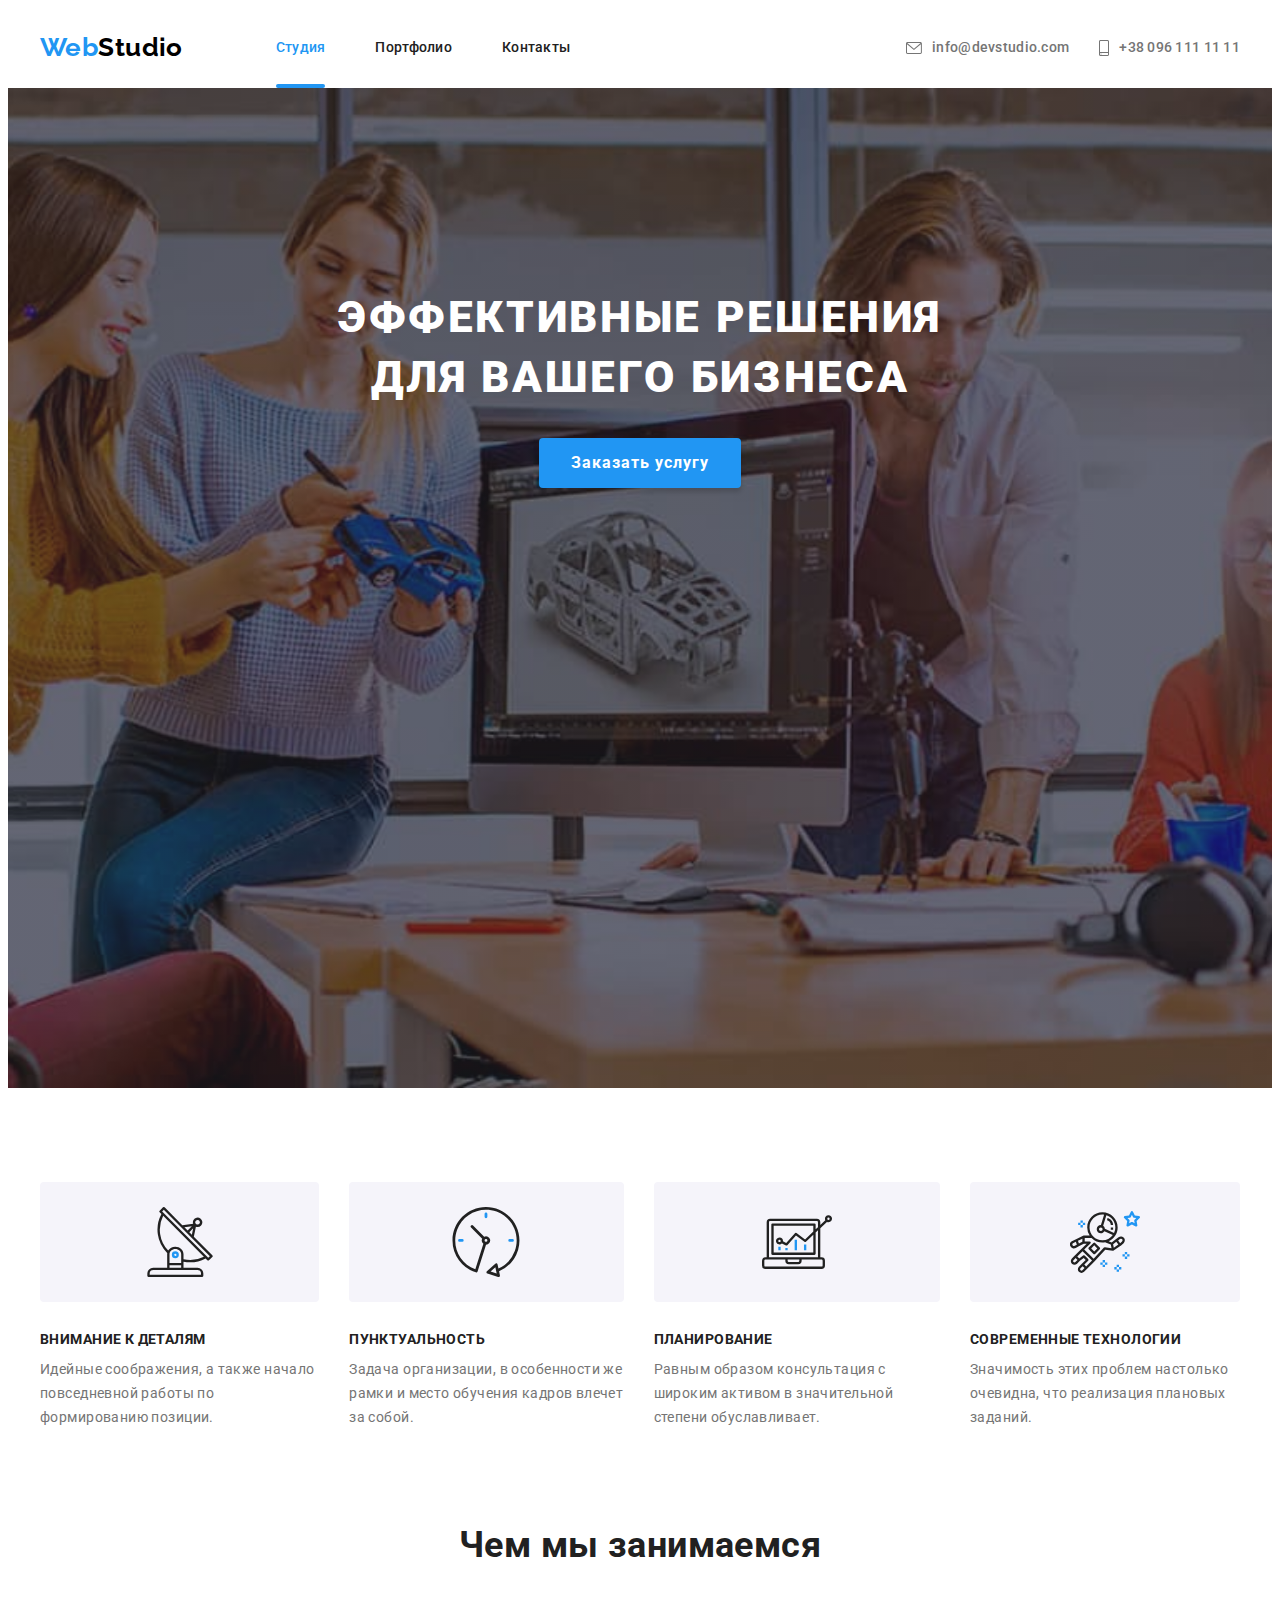
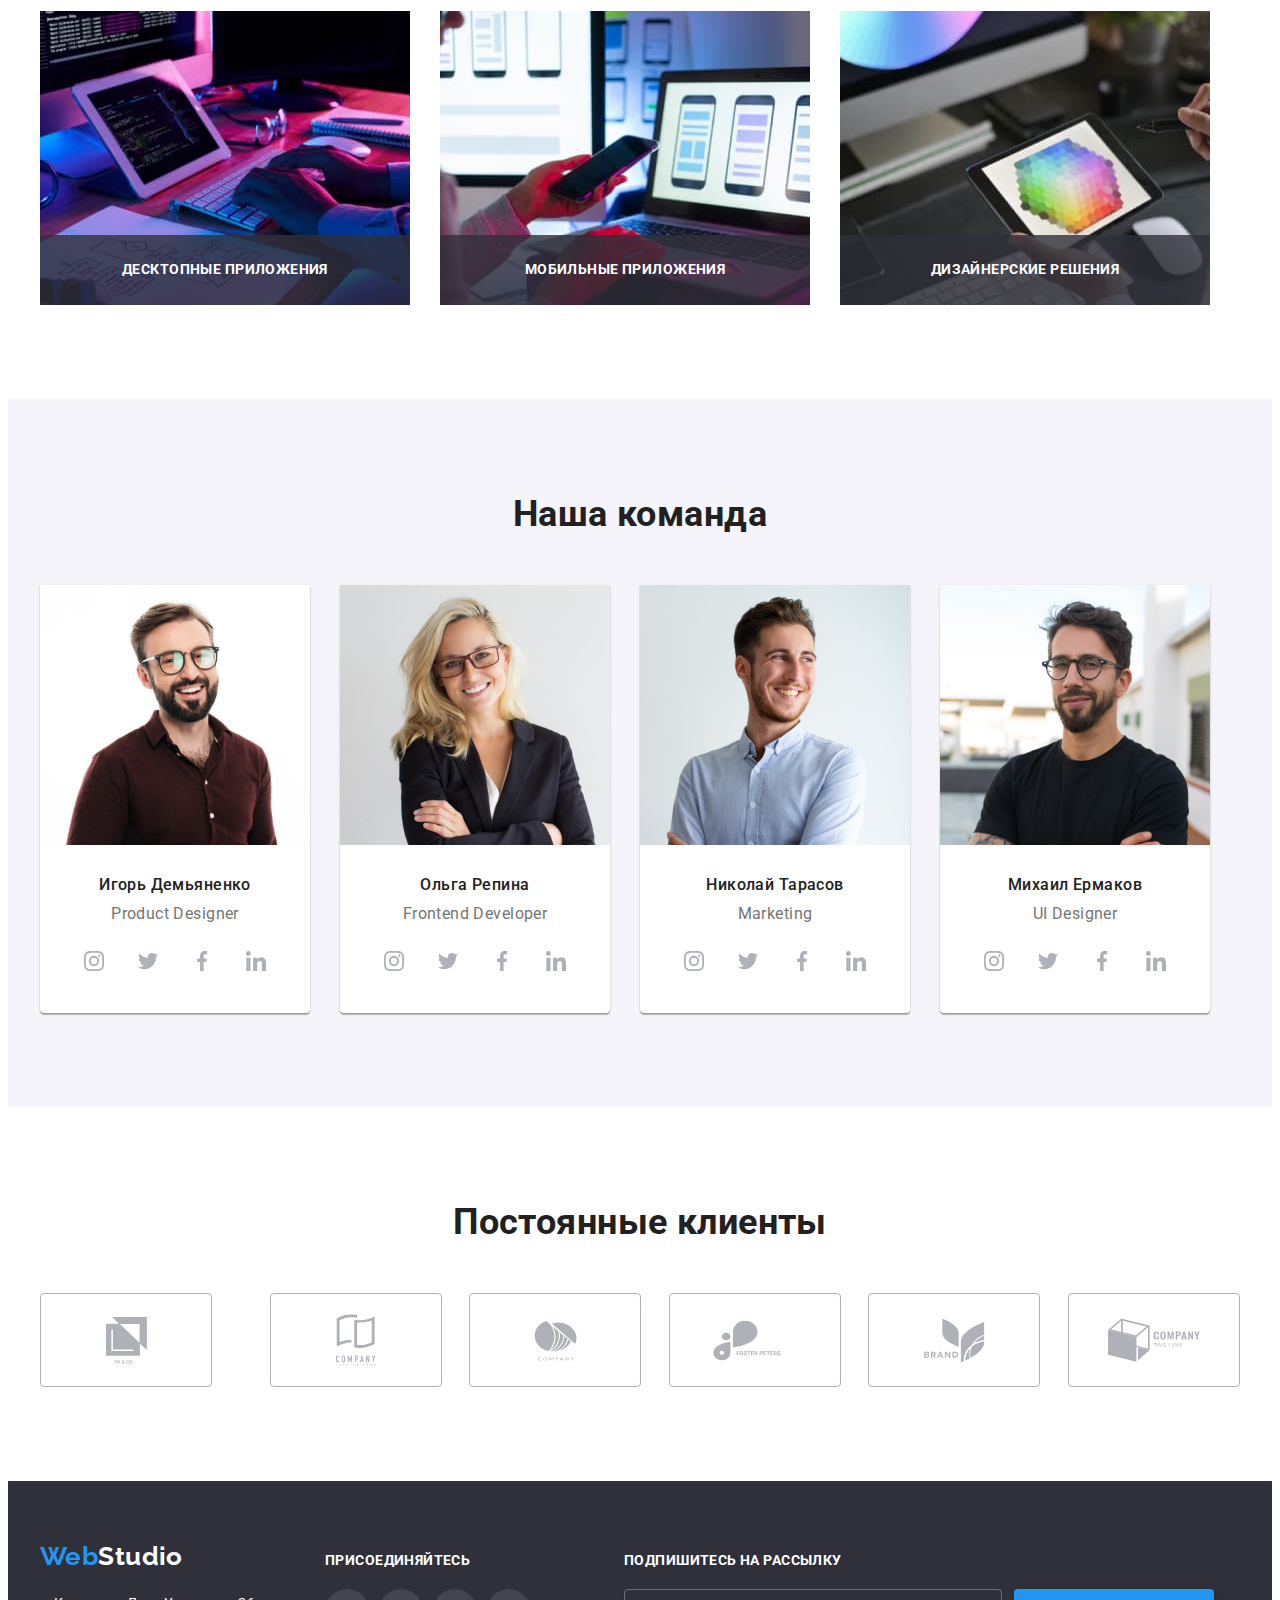
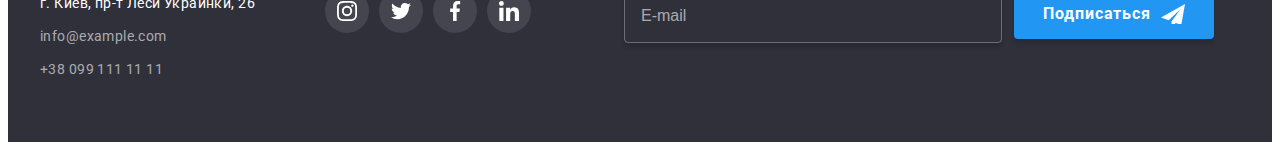
<file: index.html>
<!DOCTYPE html>
<html lang="ru">
  <head>
    <meta charset="UTF-8" />
    <meta http-equiv="X-UA-Compatible" content="IE=edge" />
    <meta name="viewport" content="width=device-width, initial-scale=1.0" />
    <link rel="preconnect" href="https://fonts.googleapis.com" />
    <link rel="preconnect" href="https://fonts.gstatic.com" crossorigin />
    <link
      href="https://fonts.googleapis.com/css2?family=Raleway:wght@700&family=Roboto:wght@400;500;700;900&display=swap"
      rel="stylesheet"
    />
    <link
      rel="stylesheet"
      href="https://cdnjs.cloudflare.com/ajax/libs/modern-normalize/1.1.0/modern-normalize.min.css"
      integrity="sha512-wpPYUAdjBVSE4KJnH1VR1HeZfpl1ub8YT/NKx4PuQ5NmX2tKuGu6U/JRp5y+Y8XG2tV+wKQpNHVUX03MfMFn9Q=="
      crossorigin="anonymous"
      referrerpolicy="no-referrer"
    />
    <link rel="stylesheet" href="./css/main.min.css" />
    <title>WebStudio</title>
  </head>
  <body>
    <header class="header">
      <div class="container header__container">
        <!--Навигация-->
        <nav class="navigation">
          <a lang="en" href="./index.html" class="header__logo logo link"><span>Web</span>Studio</a>
          <ul class="menu-list">
            <li class="menu-list__item list">
              <a href="./index.html" class="menu-list__link link current">Студия</a>
            </li>
            <li class="menu-list__item list">
              <a href="./portfolio.html" class="menu-list__link link">Портфолио</a>
            </li>
            <li class="menu-list__item list">
              <a href="" class="menu-list__link link">Контакты</a>
            </li>
          </ul>
        </nav>
        <!--Почта и телефон-->
        <ul class="contacts header__contacts">
          <li class="contacts__item list">
            <div>
              <a href="mailto:info@devstudio.com" class="contacts__email-phone link">
                <svg class="contacts__icon" width="16" height="12">
                  <use href="./images/icons.svg#envelope"></use>
                </svg>
                info@devstudio.com</a
              >
            </div>
          </li>
          <li class="contacts__item list">
            <a href="tel:+380961111111" class="contacts__email-phone link"
              ><svg class="contacts__icon" width="10" height="16">
                <use href="./images/icons.svg#smartphone"></use></svg
              >+38 096 111 11 11</a
            >
          </li>
        </ul>
      </div>
    </header>
    <main>
      <!--Герой-->
      <section class="section hero">
        <div class="container hero__container">
          <h1 class="hero__moto">Эффективные решения для вашего бизнеса</h1>
          <button type="button" class="hero__btn btn" data-modal-open>Заказать услугу</button>
        </div>
      </section>
      <!--Особенности-->
      <section class="section features">
        <div class="container">
          <h2 class="visually-hidden">Особенности</h2>
          <ul class="features__list">
            <li class="features__item list">
              <div class="features__icon-bg">
                <svg class="features__icon" width="70" height="70">
                  <use href="./images/icons.svg#antenna"></use>
                </svg>
              </div>
              <h3 class="features__name">Внимание к деталям</h3>
              <p class="features__text">
                Идейные соображения, а также начало повседневной работы по формированию позиции.
              </p>
            </li>
            <li class="features__item list">
              <div class="features__icon-bg">
                <svg class="features__icon" width="70" height="70">
                  <use href="./images/icons.svg#clock"></use>
                </svg>
              </div>
              <h3 class="features__name">Пунктуальность</h3>
              <p class="features__text">
                Задача организации, в особенности же рамки и место обучения кадров влечет за собой.
              </p>
            </li>
            <li class="features__item list">
              <div class="features__icon-bg">
                <svg class="features__icon" width="70" height="70">
                  <use href="./images/icons.svg#diagram"></use>
                </svg>
              </div>
              <h3 class="features__name">Планирование</h3>
              <p class="features__text">
                Равным образом консультация с широким активом в значительной степени обуславливает.
              </p>
            </li>
            <li class="features__item list">
              <div class="features__icon-bg">
                <svg class="features__icon" width="70" height="70">
                  <use href="./images/icons.svg#astronaut"></use>
                </svg>
              </div>
              <h3 class="features__name">Современные технологии</h3>
              <p class="features__text">
                Значимость этих проблем настолько очевидна, что реализация плановых заданий.
              </p>
            </li>
          </ul>
        </div>
      </section>
      <!--Чем мы занимаемся-->
      <section class="section actions">
        <div class="container">
          <h2 class="actions__title section__title title">Чем мы занимаемся</h2>
          <ul class="actions__list">
            <li class="actions__item list">
              <div class="actions__wrap">
                <img src="./images/action-1.jpg" alt="Человек печатает на клавиатуре" width="370" />
                <p class="actions__description">Десктопные приложения</p>
              </div>
            </li>
            <li class="actions__item list">
              <div class="actions__wrap">
                <img src="./images/action-2.jpg" alt="Человек держит телефон в руках" width="370" />
                <p class="actions__description">Мобильные приложения</p>
              </div>
            </li>
            <li class="actions__item list">
              <div class="actions__wrap">
                <img
                  src="./images/action-3.jpg"
                  alt="Человек смотрит на палитру цветов на планшете"
                  width="370"
                />
                <p class="actions__description">Дизайнерские решения</p>
              </div>
            </li>
          </ul>
        </div>
      </section>
      <!--Наша команда-->
      <section class="section team">
        <div class="container">
          <h2 class="team__title section__title title">Наша команда</h2>
          <ul class="team__cards">
            <li class="team__worker worker list">
              <img
                class="worker__photo"
                src="./images/team-1.jpg"
                alt="Игорь Демьяненко"
                width="270"
              />
              <h3 class="worker__name">Игорь Демьяненко</h3>
              <p class="worker__position" lang="en">Product Designer</p>
              <ul class="socials__list">
                <li class="list socials__item">
                  <a href="" class="link socials__link" aria-label="instagram">
                    <svg class="social__icon" width="20" height="20">
                      <use href="./images/icons.svg#logo-instagram"></use>
                    </svg>
                  </a>
                </li>
                <li class="list socials__item">
                  <a href="" class="link socials__link" aria-label="twitter">
                    <svg class="socials__icon" width="20" height="20">
                      <use href="./images/icons.svg#logo-twitter"></use>
                    </svg>
                  </a>
                </li>
                <li class="list socials__item">
                  <a href="" class="link socials__link" aria-label="facebook">
                    <svg class="socials__icon" width="20" height="20">
                      <use href="./images/icons.svg#logo-facebook"></use>
                    </svg>
                  </a>
                </li>
                <li class="list socials__item">
                  <a href="" class="link socials__link" aria-label="linkedin">
                    <svg class="linkedin" width="20" height="20">
                      <use href="./images/icons.svg#logo-linkedin"></use>
                    </svg>
                  </a>
                </li>
              </ul>
            </li>
            <li class="team__worker worker list">
              <img class="worker__photo" src="./images/team-2.jpg" alt="Ольга Репина" width="270" />
              <h3 class="worker__name">Ольга Репина</h3>
              <p class="worker__position" lang="en">Frontend Developer</p>
              <ul class="socials__list">
                <li class="list socials__item">
                  <a href="" class="link socials__link" aria-label="instagram">
                    <svg class="social__icon" width="20" height="20">
                      <use href="./images/icons.svg#logo-instagram"></use>
                    </svg>
                  </a>
                </li>
                <li class="list socials__item">
                  <a href="" class="link socials__link" aria-label="twitter">
                    <svg class="socials__icon" width="20" height="20">
                      <use href="./images/icons.svg#logo-twitter"></use>
                    </svg>
                  </a>
                </li>
                <li class="list socials__item">
                  <a href="" class="link socials__link" aria-label="facebook">
                    <svg class="socials__icon" width="20" height="20">
                      <use href="./images/icons.svg#logo-facebook"></use>
                    </svg>
                  </a>
                </li>
                <li class="list socials__item">
                  <a href="" class="link socials__link" aria-label="linkedin">
                    <svg class="linkedin" width="20" height="20">
                      <use href="./images/icons.svg#logo-linkedin"></use>
                    </svg>
                  </a>
                </li>
              </ul>
            </li>
            <li class="team__worker worker list">
              <img
                class="worker__photo"
                src="./images/team-3.jpg"
                alt="Николай Тарасов"
                width="270"
              />
              <h3 class="worker__name">Николай Тарасов</h3>
              <p class="worker__position" lang="en">Marketing</p>
              <ul class="socials__list">
                <li class="list socials__item">
                  <a href="" class="link socials__link" aria-label="instagram">
                    <svg class="social__icon" width="20" height="20">
                      <use href="./images/icons.svg#logo-instagram"></use>
                    </svg>
                  </a>
                </li>
                <li class="list socials__item">
                  <a href="" class="link socials__link" aria-label="twitter">
                    <svg class="socials__icon" width="20" height="20">
                      <use href="./images/icons.svg#logo-twitter"></use>
                    </svg>
                  </a>
                </li>
                <li class="list socials__item">
                  <a href="" class="link socials__link" aria-label="facebook">
                    <svg class="socials__icon" width="20" height="20">
                      <use href="./images/icons.svg#logo-facebook"></use>
                    </svg>
                  </a>
                </li>
                <li class="list socials__item">
                  <a href="" class="link socials__link" aria-label="linkedin">
                    <svg class="linkedin" width="20" height="20">
                      <use href="./images/icons.svg#logo-linkedin"></use>
                    </svg>
                  </a>
                </li>
              </ul>
            </li>
            <li class="team__worker worker list">
              <img
                class="worker__photo"
                src="./images/team-4.jpg"
                alt="Михаил Ермаков"
                width="270"
              />
              <h3 class="worker__name">Михаил Ермаков</h3>
              <p class="worker__position" lang="en">UI Designer</p>
              <ul class="socials__list">
                <li class="list socials__item">
                  <a href="" class="link socials__link" aria-label="instagram">
                    <svg class="social__icon" width="20" height="20">
                      <use href="./images/icons.svg#logo-instagram"></use>
                    </svg>
                  </a>
                </li>
                <li class="list socials__item">
                  <a href="" class="link socials__link" aria-label="twitter">
                    <svg class="socials__icon" width="20" height="20">
                      <use href="./images/icons.svg#logo-twitter"></use>
                    </svg>
                  </a>
                </li>
                <li class="list socials__item">
                  <a href="" class="link socials__link" aria-label="facebook">
                    <svg class="socials__icon" width="20" height="20">
                      <use href="./images/icons.svg#logo-facebook"></use>
                    </svg>
                  </a>
                </li>
                <li class="list socials__item">
                  <a href="" class="link socials__link" aria-label="linkedin">
                    <svg class="linkedin" width="20" height="20">
                      <use href="./images/icons.svg#logo-linkedin"></use>
                    </svg>
                  </a>
                </li>
              </ul>
            </li>
          </ul>
        </div>
      </section>
      <!--Постоянные клиенты-->
      <section class="section clients">
        <div class="container">
          <h2 class="clients__title section__title title">Постоянные клиенты</h2>
          <ul class="clients__cards">
            <li class="clients__item list">
              <a href="" class="clients__logo link">
                <svg class="clients__icon" width="41" height="47">
                  <use href="./images/icons.svg#client-1"></use>
                </svg>
              </a>
            </li>
            <li class="clients__cards list">
              <a href="" class="clients__logo link">
                <svg class="clients__icon" width="40" height="52">
                  <use href="./images/icons.svg#client-2"></use>
                </svg>
              </a>
            </li>
            <li class="clients__cards list">
              <a href="" class="clients__logo link">
                <svg class="clients__icon" width="43" height="41">
                  <use href="./images/icons.svg#client-3"></use>
                </svg>
              </a>
            </li>
            <li class="clients__cards list">
              <a href="" class="clients__logo link">
                <svg class="clients__icon" width="84" height="41">
                  <use href="./images/icons.svg#client-4"></use>
                </svg>
              </a>
            </li>
            <li class="clients__cards list">
              <a href="" class="clients__logo link">
                <svg class="clients__icon" width="63" height="45">
                  <use href="./images/icons.svg#client-5"></use>
                </svg>
              </a>
            </li>
            <li class="clients__cards list">
              <a href="" class="clients__logo link">
                <svg class="clients__icon" width="94" height="44">
                  <use href="./images/icons.svg#client-6"></use>
                </svg>
              </a>
            </li>
          </ul>
        </div>
      </section>
    </main>
    <footer class="footer">
      <div class="footer__container container">
        <div>
          <a lang="en" href="./index.html" class="footer__logo logo link"><span>Web</span>Studio</a>
          <!-- Контакты -->
          <address class="address">
            <ul>
              <li class="list address__item">
                <a
                  href="https://goo.gl/maps/WmQ8H7zUFMjticRU9"
                  target="_blank"
                  rel="noopener noindex nofollow"
                  class="footer__address link"
                  >г. Киев, пр-т Леси Украинки, 26</a
                >
              </li>
              <li class="list address__item">
                <a href="mailto:info@example.com" class="footer__address address__email-phone link"
                  >info@example.com</a
                >
              </li>
              <li class="list">
                <a href="tel:+380991111111" class="footer__address address__email-phone link"
                  >+38 099 111 11 11</a
                >
              </li>
            </ul>
          </address>
        </div>
        <div class="socials footer__socials">
          <h2 class="footer__title">Присоединяйтесь</h2>
          <ul class="socials__list">
            <li class="list socials__item">
              <a href="" class="socials__link link" aria-label="instagram">
                <svg class="instagram" width="20" height="20">
                  <use href="./images/icons.svg#logo-instagram"></use>
                </svg>
              </a>
            </li>
            <li class="list socials__item">
              <a href="" class="socials__link link" aria-label="twitter">
                <svg class="twitter" width="20" height="20">
                  <use href="./images/icons.svg#logo-twitter"></use>
                </svg>
              </a>
            </li>
            <li class="list socials__item">
              <a href="" class="socials__link link" aria-label="facebook">
                <svg class="facebook" width="20" height="20">
                  <use href="./images/icons.svg#logo-facebook"></use>
                </svg>
              </a>
            </li>
            <li class="list socials__item">
              <a href="" class="socials__link link" aria-label="linkedin">
                <svg class="linkedin" width="20" height="20">
                  <use href="./images/icons.svg#logo-linkedin"></use>
                </svg>
              </a>
            </li>
          </ul>
        </div>
        <div class="email">
          <h2 class="footer__title title">Подпишитесь на рассылку</h2>
          <form class="email__input">
            <input
              type="email"
              name="user-email"
              placeholder="E-mail"
              class="email__input-field"
              required
            />
            <button type="submit" class="email__btn btn">Подписаться</button>
          </form>
        </div>
      </div>
    </footer>
    <div class="backdrop is-hidden" data-modal>
      <div class="modal">
        <button type="button" class="modal__close" data-modal-close>
          <svg class="modal__close-icon" width="18" height="18">
            <use href="./images/icons.svg#close"></use>
          </svg>
        </button>
        <p class="modal__title">Оставьте свои данные, мы вам перезвоним</p>
        <form class="modal__form form">
          <div class="form__item">
            <label for="name" class="form__label">Имя</label>
            <div class="form__input">
              <input type="text" class="form__field" name="user-name" id="name" required />
              <svg class="form__icon" width="18" height="18">
                <use href="./images/icons.svg#person"></use>
              </svg>
            </div>
          </div>
          <div class="form__item">
            <label for="tel" class="form__label">Телефон</label>
            <div class="form__input">
              <input type="text" class="form__field" name="user-tel" id="tel" required />
              <svg class="form__icon" width="18" height="18">
                <use href="./images/icons.svg#phone"></use>
              </svg>
            </div>
          </div>
          <div class="form__item">
            <label for="email" class="form__label">Почта</label>
            <div class="form__input">
              <input type="email" class="form__field" name="user-email" id="email" required />
              <svg class="form__icon" width="18" height="18">
                <use href="./images/icons.svg#envelop"></use>
              </svg>
            </div>
          </div>
          <div class="modal__textarea textarea">
            <label for="comment" class="textarea__label">Комментарий</label>
            <textarea
              name="user-comment"
              class="textarea__field"
              id="comment"
              placeholder="Введите текст"
            ></textarea>
          </div>
          <div class="modal__checkbox checkbox">
            <input
              class="checkbox__input visually-hidden"
              type="checkbox"
              id="checkbox"
              name="checkbox"
            />
            <label for="checkbox" class="checkbox__text">
              <span>
                <svg class="checkbox__icon" width="16" height="15">
                  <use href="./images/icons.svg#icon-check"></use>
                </svg> </span
              >Соглашаюсь с рассылкой и принимаю &nbsp;<a href="" class="checkbox__link"
                >Условия договора</a
              ></label
            >
          </div>
          <div class="modal__submit">
            <button type="submit" class="modal__btn-submit btn">Отправить</button>
          </div>
        </form>
      </div>
    </div>
    <script src="./js/modal.js"></script>
  </body>
</html>
</file>
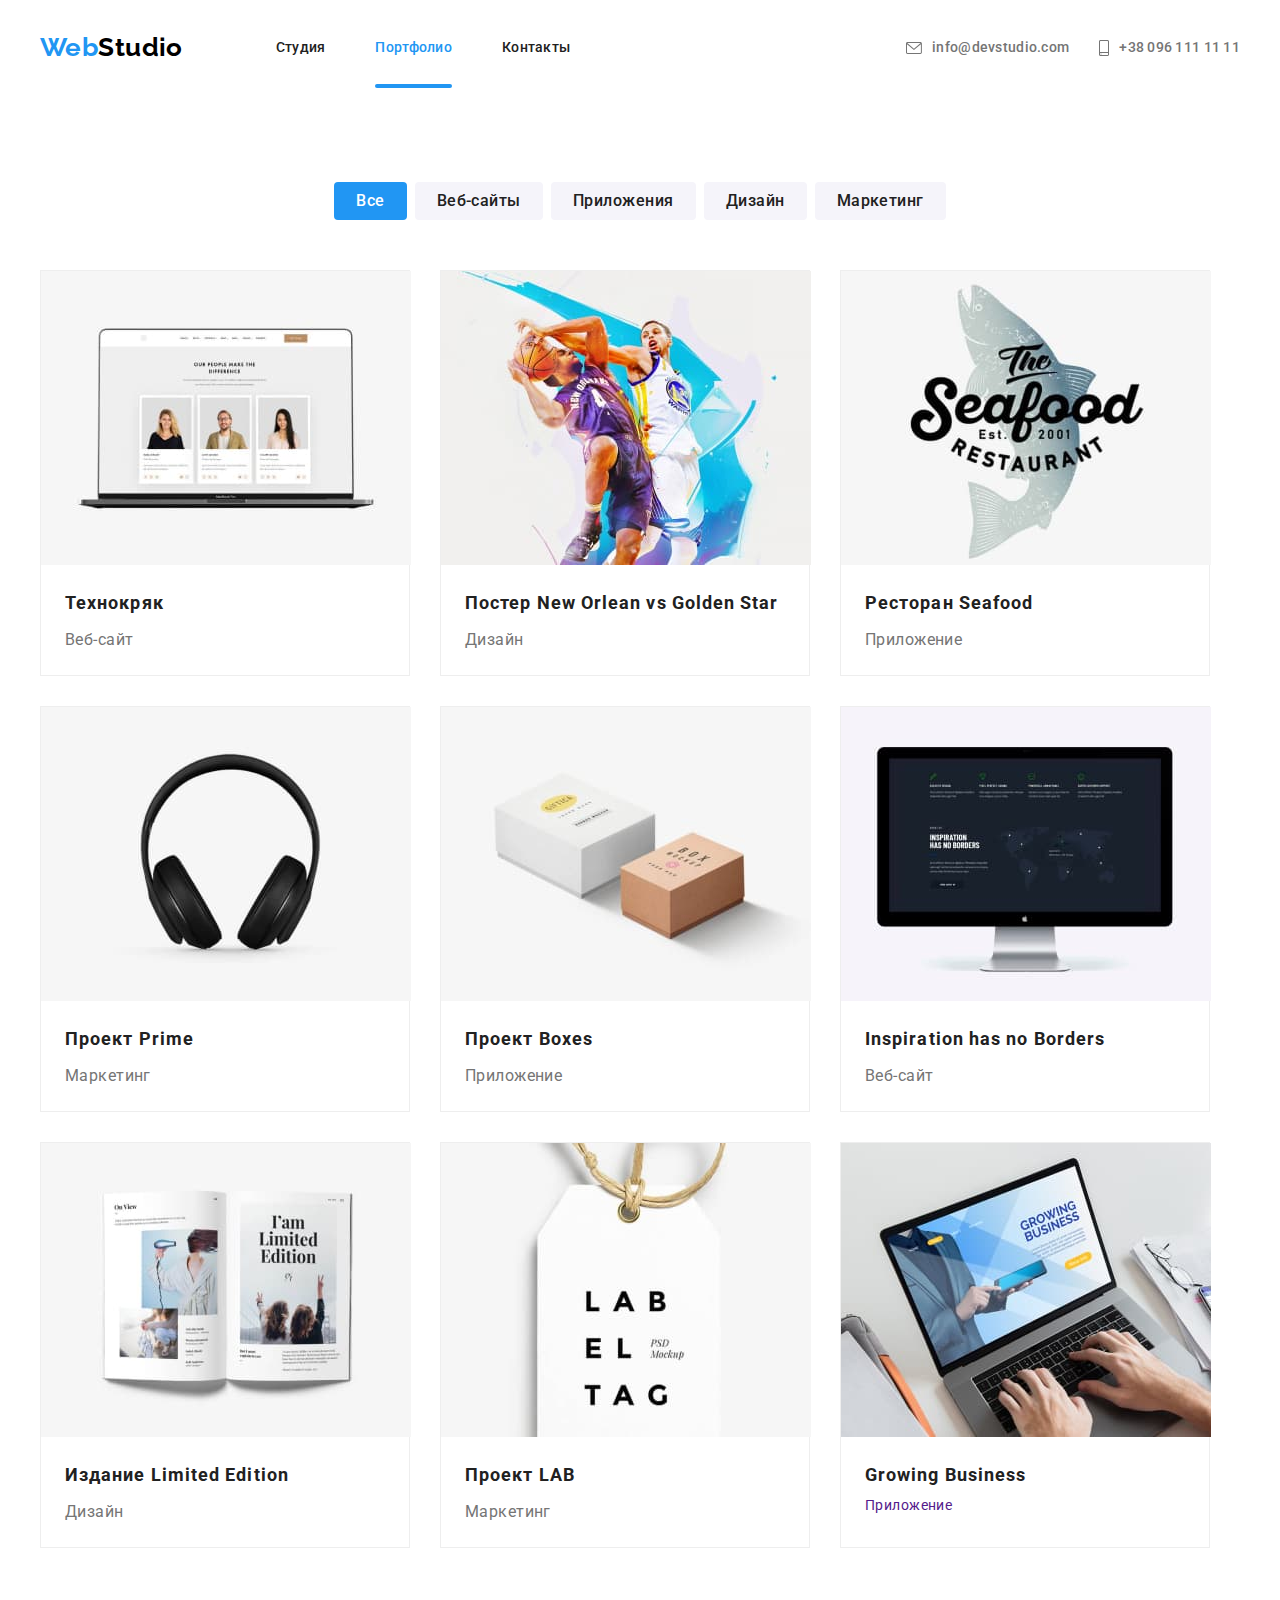
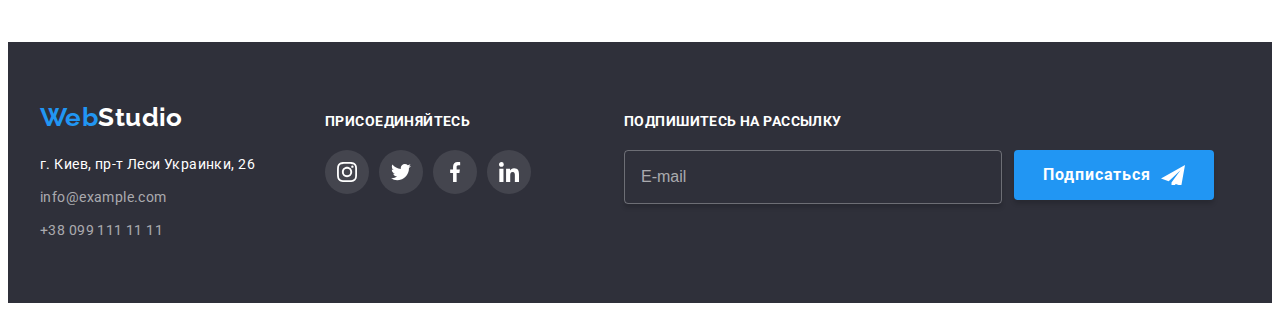
<file: portfolio.html>
<!DOCTYPE html>
<html lang="ru">
  <head>
    <meta charset="UTF-8" />
    <meta http-equiv="X-UA-Compatible" content="IE=edge" />
    <meta name="viewport" content="width=device-width, initial-scale=1.0" />
    <link rel="preconnect" href="https://fonts.googleapis.com" />
    <link rel="preconnect" href="https://fonts.gstatic.com" crossorigin />
    <link
      href="https://fonts.googleapis.com/css2?family=Raleway:wght@700&family=Roboto:wght@400;500;700&display=swap"
      rel="stylesheet"
    />
    <link
      rel="stylesheet"
      href="https://cdnjs.cloudflare.com/ajax/libs/modern-normalize/1.1.0/modern-normalize.min.css"
      integrity="sha512-wpPYUAdjBVSE4KJnH1VR1HeZfpl1ub8YT/NKx4PuQ5NmX2tKuGu6U/JRp5y+Y8XG2tV+wKQpNHVUX03MfMFn9Q=="
      crossorigin="anonymous"
      referrerpolicy="no-referrer"
    />
    <link rel="stylesheet" href="./css/main.min.css" />
    <title lang="en">Portfolio</title>
  </head>
  <body>
    <!-- HEADER -->
    <header class="header">
      <div class="container header__container">
        <!--Навигация-->
        <nav class="navigation">
          <a lang="en" href="./index.html" class="header__logo logo link"><span>Web</span>Studio</a>
          <ul class="menu-list">
            <li class="menu-list__item list">
              <a href="./index.html" class="menu-list__link link">Студия</a>
            </li>
            <li class="menu-list__item list">
              <a href="./portfolio.html" class="menu-list__link link current">Портфолио</a>
            </li>
            <li class="menu-list__item list">
              <a href="" class="menu-list__link link">Контакты</a>
            </li>
          </ul>
        </nav>
        <!--Почта и телефон-->
        <ul class="contacts header__contacts">
          <li class="contacts__item list">
            <div>
              <a href="mailto:info@devstudio.com" class="contacts__email-phone link">
                <svg class="contacts__icon" width="16" height="12">
                  <use href="./images/icons.svg#envelope"></use>
                </svg>
                info@devstudio.com</a
              >
            </div>
          </li>
          <li class="contacts__item list">
            <a href="tel:+380961111111" class="contacts__email-phone link"
              ><svg class="contacts__icon" width="10" height="16">
                <use href="./images/icons.svg#smartphone"></use></svg
              >+38 096 111 11 11</a
            >
          </li>
        </ul>
      </div>
    </header>
    <main>
      <section class="section portfolio">
        <div class="container">
          <!-- FILTERS -->
          <h1 class="visually-hidden">Фильтры</h1>
          <ul class="portfolio__filters">
            <li class="list">
              <button type="button" class="portfolio__btn btn portfolio__current">Все</button>
            </li>
            <li class="list">
              <button type="button" class="portfolio__btn btn">Веб-сайты</button>
            </li>
            <li class="list">
              <button type="button" class="portfolio__btn btn">Приложения</button>
            </li>
            <li class="list">
              <button type="button" class="portfolio__btn btn">Дизайн</button>
            </li>
            <li class="list">
              <button type="button" class="portfolio__btn btn">Маркетинг</button>
            </li>
          </ul>
          <!-- PROJECTS -->
          <ul class="projects">
            <li class="projects__item list">
              <a class="projects__link link" href=""
                ><div class="projects__thumb">
                  <img
                    src="./images/project-1.jpg"
                    alt="На экране ноутбука открыта страница веб-сайта"
                    width="370"
                  />
                  <div class="projects__overlay">
                    <p class="projects__text">
                      Ресурс предлагает комплексные предложения с разным уровнем функционала и
                      сервисов. Все это позволит посетителю получить исчерпывающие сведения о
                      компании или частном лице.
                    </p>
                  </div>
                </div>
                <div class="projects__description">
                  <h2 class="projects__name">Технокряк</h2>
                  <p class="projects__type">Веб-сайт</p>
                </div>
              </a>
            </li>
            <li class="projects__item list">
              <a class="projects__link link" href=""
                ><div class="projects__thumb">
                  <img src="./images/project-2.jpg" alt="Два баскетболиста с мячем" width="370" />
                  <div class="projects__overlay">
                    <p class="projects__text">
                      Ресурс предлагает комплексные предложения с разным уровнем функционала и
                      сервисов. Все это позволит посетителю получить исчерпывающие сведения о
                      компании или частном лице.
                    </p>
                  </div>
                </div>
                <div class="projects__description">
                  <h2 class="projects__name">
                    Постер <span lang="en">New Orlean vs Golden Star</span>
                  </h2>
                  <p class="projects__type">Дизайн</p>
                </div>
              </a>
            </li>
            <li class="projects__item list">
              <a class="projects__link link" href=""
                ><div class="projects__thumb">
                  <img src="./images/project-3.jpg" alt="Лого ресторана Seafood" width="370" />
                  <div class="projects__overlay">
                    <p class="projects__text">
                      Ресурс предлагает комплексные предложения с разным уровнем функционала и
                      сервисов. Все это позволит посетителю получить исчерпывающие сведения о
                      компании или частном лице.
                    </p>
                  </div>
                </div>
                <div class="projects__description">
                  <h2 class="projects__name">Ресторан <span lang="en">Seafood</span></h2>
                  <p class="projects__type">Приложение</p>
                </div>
              </a>
            </li>
            <li class="projects__item list">
              <a class="projects__link link" href="">
                <div class="projects__thumb">
                  <img src="./images/project-4.jpg" alt="Наушники" width="370" />
                  <div class="projects__overlay">
                    <p class="projects__text">
                      Ресурс предлагает комплексные предложения с разным уровнем функционала и
                      сервисов. Все это позволит посетителю получить исчерпывающие сведения о
                      компании или частном лице.
                    </p>
                  </div>
                </div>
                <div class="projects__description">
                  <h2 class="projects__name">Проект <span lang="en">Prime</span></h2>
                  <p class="projects__type">Маркетинг</p>
                </div>
              </a>
            </li>
            <li class="projects__item list">
              <a class="projects__link link" href=""
                ><div class="projects__thumb">
                  <img src="./images/project-5.jpg" alt="Две коробки" width="370" />
                  <div class="projects__overlay">
                    <p class="projects__text">
                      Ресурс предлагает комплексные предложения с разным уровнем функционала и
                      сервисов. Все это позволит посетителю получить исчерпывающие сведения о
                      компании или частном лице.
                    </p>
                  </div>
                </div>
                <div class="projects__description">
                  <h2 class="projects__name">Проект <span lang="en">Boxes</span></h2>
                  <p class="projects__type">Приложение</p>
                </div>
              </a>
            </li>
            <li class="projects__item list">
              <a class="projects__link link" href=""
                ><div class="projects__thumb">
                  <img src="./images/project-6.jpg" alt="Монитор ПК" width="370" />
                  <div class="projects__overlay">
                    <p class="projects__text">
                      Ресурс предлагает комплексные предложения с разным уровнем функционала и
                      сервисов. Все это позволит посетителю получить исчерпывающие сведения о
                      компании или частном лице.
                    </p>
                  </div>
                </div>
                <div class="projects__description">
                  <h2 class="projects__name" lang="en">Inspiration has no Borders</h2>
                  <p class="projects__type">Веб-сайт</p>
                </div>
              </a>
            </li>
            <li class="projects__item list">
              <a class="projects__link link" href=""
                ><div class="projects__thumb">
                  <img src="./images/project-7.jpg" alt="Разворот журнала" width="370" />
                  <div class="projects__overlay">
                    <p class="projects__text">
                      Ресурс предлагает комплексные предложения с разным уровнем функционала и
                      сервисов. Все это позволит посетителю получить исчерпывающие сведения о
                      компании или частном лице.
                    </p>
                  </div>
                </div>
                <div class="projects__description">
                  <h2 class="projects__name">Издание <span lang="en">Limited Edition</span></h2>
                  <p class="projects__type">Дизайн</p>
                </div></a
              >
            </li>
            <li class="projects__item list">
              <a class="projects__link link" href=""
                ><div class="projects__thumb">
                  <img src="./images/project-8.jpg" alt="Бирка" width="370" />
                  <div class="projects__overlay">
                    <p class="projects__text">
                      Ресурс предлагает комплексные предложения с разным уровнем функционала и
                      сервисов. Все это позволит посетителю получить исчерпывающие сведения о
                      компании или частном лице.
                    </p>
                  </div>
                </div>
                <div class="projects__description">
                  <h2 class="projects__name">Проект <span lang="en">LAB</span></h2>
                  <p class="projects__type">Маркетинг</p>
                </div></a
              >
            </li>
            <li class="projects__item list">
              <a class="projects__link link" href=""
                ><div class="projects__thumb">
                  <img
                    src="./images/project-9.jpg"
                    alt="Человек печатает на ноутбуке"
                    width="370"
                  />
                  <div class="projects__overlay">
                    <p class="projects__text">
                      Ресурс предлагает комплексные предложения с разным уровнем функционала и
                      сервисов. Все это позволит посетителю получить исчерпывающие сведения о
                      компании или частном лице.
                    </p>
                  </div>
                </div>
                <div class="projects__description">
                  <h2 class="projects__name" lang="en">Growing Business</h2>
                  <p class="filters__type">Приложение</p>
                </div>
              </a>
            </li>
          </ul>
        </div>
      </section>
    </main>
    <!-- FOOTER -->
    <footer class="footer">
      <div class="footer__container container">
        <div>
          <a lang="en" href="./index.html" class="footer__logo logo link"><span>Web</span>Studio</a>
          <!-- Контакты -->
          <address class="address">
            <ul>
              <li class="list address__item">
                <a
                  href="https://goo.gl/maps/WmQ8H7zUFMjticRU9"
                  target="_blank"
                  rel="noopener noindex nofollow"
                  class="footer__address link"
                  >г. Киев, пр-т Леси Украинки, 26</a
                >
              </li>
              <li class="list address__item">
                <a href="mailto:info@example.com" class="footer__address address__email-phone link"
                  >info@example.com</a
                >
              </li>
              <li class="list">
                <a href="tel:+380991111111" class="footer__address address__email-phone link"
                  >+38 099 111 11 11</a
                >
              </li>
            </ul>
          </address>
        </div>
        <div class="socials footer__socials">
          <h2 class="footer__title">Присоединяйтесь</h2>
          <ul class="socials__list">
            <li class="list socials__item">
              <a href="" class="socials__link link" aria-label="instagram">
                <svg class="instagram" width="20" height="20">
                  <use href="./images/icons.svg#logo-instagram"></use>
                </svg>
              </a>
            </li>
            <li class="list socials__item">
              <a href="" class="socials__link link" aria-label="twitter">
                <svg class="twitter" width="20" height="20">
                  <use href="./images/icons.svg#logo-twitter"></use>
                </svg>
              </a>
            </li>
            <li class="list socials__item">
              <a href="" class="socials__link link" aria-label="facebook">
                <svg class="facebook" width="20" height="20">
                  <use href="./images/icons.svg#logo-facebook"></use>
                </svg>
              </a>
            </li>
            <li class="list socials__item">
              <a href="" class="socials__link link" aria-label="linkedin">
                <svg class="linkedin" width="20" height="20">
                  <use href="./images/icons.svg#logo-linkedin"></use>
                </svg>
              </a>
            </li>
          </ul>
        </div>
        <div class="email">
          <h2 class="footer__title">Подпишитесь на рассылку</h2>
          <form class="email__input">
            <input
              type="email"
              name="user-email"
              placeholder="E-mail"
              class="email__input-field"
              required
            />
            <button type="submit" class="email__btn btn">Подписаться</button>
          </form>
        </div>
      </div>
    </footer>
  </body>
</html>
</file>
<file: css/main.min.css>
:root{--logo-color: #000000;--accent-color: #2196f3;--main-text-color: #212121;--secondary-text-color: #757575;--footer-background-color: #2f303a;--contacts-color: #ffffff;--background-hero-color: #2f303a;--background-filters-btn-color: #f5f4fa}body{font-family:"Roboto",Arial,Helvetica,sans-serif;font-size:14px;background-color:var(--contacts-color);letter-spacing:.03em;color:var(--main-text-color)}p,h1,h2,h3,h4,h5,h6{margin:0}ul,ol{padding-left:0;margin:0}button{cursor:pointer;outline:none}img{display:block}.link{text-decoration:none}.list{list-style:none}.container{width:1200px;padding-left:15px;padding-right:15px;margin:0 auto}.section{padding-top:94px;padding-bottom:94px}.section__title{font-size:36px;line-height:1.17;text-align:center;color:inherit}.visually-hidden{position:absolute;width:1px;height:1px;margin:-1px;border:0;padding:0;white-space:nowarp;clip-path:insert(100%);clip:rect(0 0 0 0);overflow:hidden}.title{font-weight:700}.btn{font-family:"Roboto";font-weight:700;font-size:16px;line-height:1.88;letter-spacing:.06em;color:var(--contacts-color);background-color:var(--accent-color);border-radius:4px;border:none;box-shadow:0px 4px 4px rgba(0,0,0,.15)}.navigation{display:flex;align-items:center}.logo{font-family:"Raleway";font-weight:700;font-size:26px;line-height:1.2;color:var(--logo-color)}.logo>span{color:var(--accent-color)}.header__logo{margin-right:93px}.header__container{display:flex;align-items:center}.header__contacts{margin-left:auto}.menu-list{display:flex}.menu-list__item{display:flex;align-items:center}.menu-list__item:not(:last-child){margin-right:50px}.menu-list__link{font-weight:500;line-height:1.14;letter-spacing:.02em;color:inherit;padding:32px 0;display:inline-block;transition:color 250ms cubic-bezier(0.4, 0, 0.2, 1)}.menu-list__link:hover,.menu-list__link:focus{color:var(--accent-color)}.contacts{display:flex}.contacts__item{display:flex;align-items:center}.contacts__item:not(:last-child){margin-right:30px}.contacts__email-phone{font-weight:500;line-height:1.14;letter-spacing:.02em;color:var(--secondary-text-color);padding:32px 0;display:flex;align-items:center;transition:color 250ms cubic-bezier(0.4, 0, 0.2, 1)}.contacts__email-phone:hover,.contacts__email-phone:focus{color:var(--accent-color)}.contacts__icon{fill:currentColor;margin-right:10px;transition:fill 250ms cubic-bezier(0.4, 0, 0.2, 1)}.contacts__email-phone:hover>.contacts__icon{fill:var(--accent-color)}.current{position:relative;color:var(--accent-color)}.current::after{content:"";position:absolute;left:0;bottom:0;display:block;width:100%;height:4px;background-color:var(--accent-color);border-radius:2px}.footer{padding-top:60px;padding-bottom:60px;background:var(--footer-background-color)}.footer__container{display:flex;align-items:baseline}.footer__logo{color:var(--contacts-color);display:block;margin-bottom:20px}.footer__socials{margin-left:70px}.footer__title{font-size:14px;line-height:1.14;text-transform:uppercase;color:var(--contacts-color);margin-bottom:20px}.footer__address{font-style:normal;line-height:1.71;color:var(--contacts-color)}.address__item{margin-bottom:9px}.address__email-phone{font-style:normal;line-height:1.71;color:var(--contacts-color);color:rgba(255,255,255,.6);transition:color 250ms cubic-bezier(0.4, 0, 0.2, 1)}.address__email-phone:hover,.address__email-phone:focus{color:var(--accent-color)}.socials__list{display:flex;justify-content:center}.socials__item:not(:last-child){margin-right:10px}.socials__link{display:flex;justify-content:center;align-items:center;width:44px;height:44px;border-radius:50%;fill:var(--contacts-color);background-color:rgba(255,255,255,.1);transition:background-color 250ms cubic-bezier(0.4, 0, 0.2, 1)}.socials__link:hover,.socials__link:focus{background-color:var(--accent-color);outline:none}.email{margin-left:93px}.email__input{display:flex}.email__input-field{width:358px;height:50px;padding-left:16px;align-content:center;border:1px solid rgba(255,255,255,.3);box-shadow:0px 4px 4px rgba(0,0,0,.15);border-radius:4px;color:var(--contacts-color);background-color:rgba(0,0,0,0);transition:border-color 250ms cubic-bezier(0.4, 0, 0.2, 1)}.email__input-field::placeholder{font-weight:400;font-size:16px;line-height:1.25;align-items:center;color:rgba(255,255,255,.6)}.email__input-field:hover,.email__input-field:focus{border-color:var(--accent-color);outline:none}.email__btn{display:inline-flex;align-items:center;justify-content:center;width:200px;height:50px;margin-left:12px}.email__btn::after{content:"";display:inline-block;width:24px;height:20px;margin-left:10px;background-image:url(../images/send.svg)}.hero{background-color:var(--background-hero-color);padding:200px 0;margin-right:auto;margin-left:auto;max-width:1600px;height:600px;background-image:linear-gradient(to right, rgba(47, 48, 58, 0.4), rgba(47, 48, 58, 0.4)),url(../images/hero-bg.jpg);background-repeat:no-repeat;background-position:center;background-size:cover}.hero__container{display:flex;flex-direction:column;align-items:center}.hero__moto{font-weight:900;font-size:44px;line-height:1.36;text-align:center;letter-spacing:.06em;text-transform:uppercase;color:var(--contacts-color);max-width:696px;margin-bottom:30px}.hero__btn{padding:10px 32px}.features__list{display:flex;flex-basis:calc((100% - 120px)/4);margin-left:-30px}.features__item{min-width:270px;margin-left:30px}.features__icon-bg{display:flex;height:120px;border-radius:4px;background-color:var(--background-filters-btn-color);margin-bottom:30px;align-items:center;justify-content:center}.features__icon{align-items:center}.features__name{font-size:14px;font-weight:700;line-height:1.14;text-transform:uppercase;color:inherit;margin-bottom:10px}.features__text{line-height:1.71;color:var(--secondary-text-color)}.actions{padding-top:0}.actions__list{display:flex;flex-basis:calc((100% - 90px)/3);margin-left:-30px}.actions__item{margin-left:30px}.actions__wrap{position:relative}.actions__title{margin-bottom:45px}.actions__description{position:absolute;bottom:0;left:0;display:flex;justify-content:center;align-items:center;font-weight:700;line-height:1.14;text-transform:uppercase;color:var(--contacts-color);width:100%;height:70px;background-color:rgba(47,48,58,.8)}.team{background-color:var(--background-filters-btn-color)}.team__title{margin-bottom:50px}.team__cards{display:flex;flex-basis:calc((100% - 120px)/4);margin-left:-30px}.team__worker{padding-bottom:30px;margin-left:30px;background-color:var(--contacts-color);box-shadow:0px 1px 3px rgba(0,0,0,.12),0px 1px 1px rgba(0,0,0,.14),0px 2px 1px rgba(0,0,0,.2);border-radius:0px 0px 4px 4px}.worker__photo{margin-bottom:30px}.worker__name{font-weight:500;font-size:16px;line-height:1.19;text-align:center;color:inherit;margin-bottom:10px}.worker__position{font-size:16px;line-height:1.19;text-align:center;color:var(--secondary-text-color);margin-bottom:16px}.worker .socials__link{fill:#afb1b8;transition:background-color 250ms cubic-bezier(0.4, 0, 0.2, 1),fill 250ms cubic-bezier(0.4, 0, 0.2, 1)}.worker .socials__link:hover{fill:var(--contacts-color)}.worker .socials__link:focus{fill:var(--contacts-color)}.clients__title{margin-bottom:50px}.clients__cards{display:flex;padding:0;margin:0;justify-content:space-between;align-items:center}.clients__item:not(:last-child){margin-right:30px}.clients__logo{width:170px;height:92px;display:flex;align-items:center;justify-content:center;border:1px solid #afb1b8;border-radius:4px;color:#afb1b8;transition:border 250ms cubic-bezier(0.4, 0, 0.2, 1)}.clients__logo:hover{border:1px solid var(--accent-color)}.clients__icon{fill:currentColor;transition:fill 250ms cubic-bezier(0.4, 0, 0.2, 1)}.clients__logo:hover .clients__icon{fill:var(--accent-color)}.clients__logo:focus .clients__icon{fill:var(--accent-color)}.portfolio__filters{margin-bottom:50px;display:flex;justify-content:center}.portfolio__filters li:not(:last-child){margin-right:8px}.portfolio__btn{font-weight:500;line-height:1.62;letter-spacing:.03em;text-align:center;color:inherit;background:var(--background-filters-btn-color);box-shadow:none;padding:6px 22px;transition:color 250ms cubic-bezier(0.4, 0, 0.2, 1),background-color 250ms cubic-bezier(0.4, 0, 0.2, 1),box-shadow 250ms cubic-bezier(0.4, 0, 0.2, 1)}.portfolio__btn:hover,.portfolio__btn:focus{color:var(--contacts-color);background-color:var(--accent-color);box-shadow:0px 3px 1px rgba(0,0,0,.1),0px 1px 2px rgba(0,0,0,.08),0px 2px 2px rgba(0,0,0,.12)}.portfolio__current{color:var(--contacts-color);background:var(--accent-color)}.projects{display:flex;flex-wrap:wrap;margin-left:-30px;margin-top:-30px}.projects__item{background:var(--contacts-color);border:1px solid #eee;box-sizing:border-box;display:flex;max-width:370px;flex-basis:calc(33.3333333333% - 30px);margin-left:30px;margin-top:30px}.projects__link{transition:box-shadow 250ms cubic-bezier(0.4, 0, 0.2, 1)}.projects__link:hover,.projects__link:focus{box-shadow:0px 1px 1px rgba(0,0,0,.12),0px 4px 4px rgba(0,0,0,.06),1px 4px 6px rgba(0,0,0,.16)}.projects__thumb{position:relative;overflow:hidden}.projects__overlay{position:absolute;top:0;left:0;width:100%;height:100%;background-color:rgba(33,150,243,.9);opacity:0;transform:translateY(100%);transition:opacity 250ms cubic-bezier(0.4, 0, 0.2, 1),transform 250ms cubic-bezier(0.4, 0, 0.2, 1)}.projects__link:hover .projects__overlay,.projects__link:focus .projects__overlay{opacity:1;transform:translateY(0)}.projects__text{position:absolute;display:flex;top:50%;left:50%;transform:translate(-50%, -50%);opacity:0;font-size:18px;line-height:1.6;width:322px;color:var(--contacts-color);transition:opacity 250ms cubic-bezier(0.4, 0, 0.2, 1)}.projects__link:hover .projects__text,.projects__link:focus .projects__text{opacity:1}.projects__description{padding:20px 24px}.projects__name{font-weight:700;font-size:18px;line-height:2;letter-spacing:.06em;color:var(--main-text-color);margin-bottom:4px}.projects__type{font-size:16px;line-height:1.88;color:var(--secondary-text-color)}.backdrop{position:fixed;top:0;left:0;width:100%;height:100%;background-color:rgba(0,0,0,.2);z-index:1;opacity:1;transition:opacity 250ms cubic-bezier(0.4, 0, 0.2, 1),visibility 250ms cubic-bezier(0.4, 0, 0.2, 1)}.backdrop.is-hidden{opacity:0;pointer-events:none;visibility:hidden}.modal{position:absolute;top:50%;left:50%;transform:translate(-50%, -50%) scale(1);transition:transform 250ms cubic-bezier(0.4, 0, 0.2, 1);min-width:528px;min-height:581px;padding:40px;background-color:var(--contacts-color);box-shadow:0px 1px 3px rgba(0,0,0,.12),0px 1px 1px rgba(0,0,0,.14),0px 2px 1px rgba(0,0,0,.2);border-radius:4px}.backdrop.is-hidden .modal{transform:translate(-50%, -50%) scale(0.9)}.modal__close{position:absolute;top:8px;right:8px;width:30px;height:30px;margin-left:auto;border:1px solid rgba(0,0,0,.1);box-shadow:0px 1px 3px rgba(0,0,0,.12);border-radius:50%;background-color:var(--contacts-color);transition:fill 250ms cubic-bezier(0.4, 0, 0.2, 1)}.modal__close-icon{position:absolute;top:50%;left:50%;transform:translate(-50%, -50%);fill:var(--logo-color);transition:fill 250ms cubic-bezier(0.4, 0, 0.2, 1)}.modal__close:focus .modal__close-icon{fill:var(--accent-color)}.modal__close-icon:hover{fill:var(--accent-color)}.modal__title{font-size:20px;line-height:1.1;text-align:center;color:var(--main-text-color)}.modal__form{margin-top:12px}.modal__textarea{margin-bottom:20px}.modal__checkbox{display:flex;justify-content:center;margin-bottom:30px}.modal__submit{text-align:center}.modal__btn-submit{width:200px;height:50px;margin-left:auto;margin-right:auto;transition:background-color 250ms cubic-bezier(0.4, 0, 0.2, 1)}.modal__btn-submit:hover,.modal__btn-submit:focus{background-color:#188ce8}.form__item{margin-bottom:10px}.form__label,.textarea__label{display:block;font-weight:400;font-size:12px;line-height:1.17;letter-spacing:.01em;color:var(--secondary-text-color);margin-bottom:4px}.form__input{position:relative}.form__field{width:100%;height:40px;padding-left:42px;border:1px solid rgba(33,33,33,.2);border-radius:4px;cursor:pointer;outline:none;transition:border-color 250ms cubic-bezier(0.4, 0, 0.2, 1)}.form__field:hover,.form__field:focus{border-color:#2196f3}.form__icon{position:absolute;top:50%;transform:translateY(-50%);left:12px;fill:var(--main-text-color);transition:fill 250ms cubic-bezier(0.4, 0, 0.2, 1)}.form__input:hover .form__icon,.form__input:focus .form__icon{fill:var(--accent-color)}.textarea__field{width:100%;height:120px;border:1px solid rgba(33,33,33,.2);border-radius:4px;padding:12px 16px;resize:none;cursor:pointer;outline:none;transition:border-color 250ms cubic-bezier(0.4, 0, 0.2, 1)}.textarea__field::placeholder{color:rgba(117,117,117,.5)}.textarea__field:hover,.textarea__field:focus{border-color:#2196f3}.checkbox__text{font-size:14px;line-height:1.7;color:var(--secondary-text-color);display:flex;align-items:center}.checkbox__text span{width:16px;height:15px;border:2px solid var(--logo-color);border-radius:3px;margin-right:8px;display:flex;align-items:center;justify-content:center;transition:border-color 250ms cubic-bezier(0.4, 0, 0.2, 1)}.checkbox__input:checked+.checkbox__text span{background-color:var(--accent-color);border:none}.checkbox__input:focus+.checkbox__text span{border-color:var(--accent-color)}.checkbox__icon{fill:rgba(0,0,0,0)}.checkbox__input:checked+.checkbox__text .checkbox__icon{fill:var(--contacts-color)}.checkbox__link{color:var(--accent-color)}/*# sourceMappingURL=main.min.css.map */
</file>
